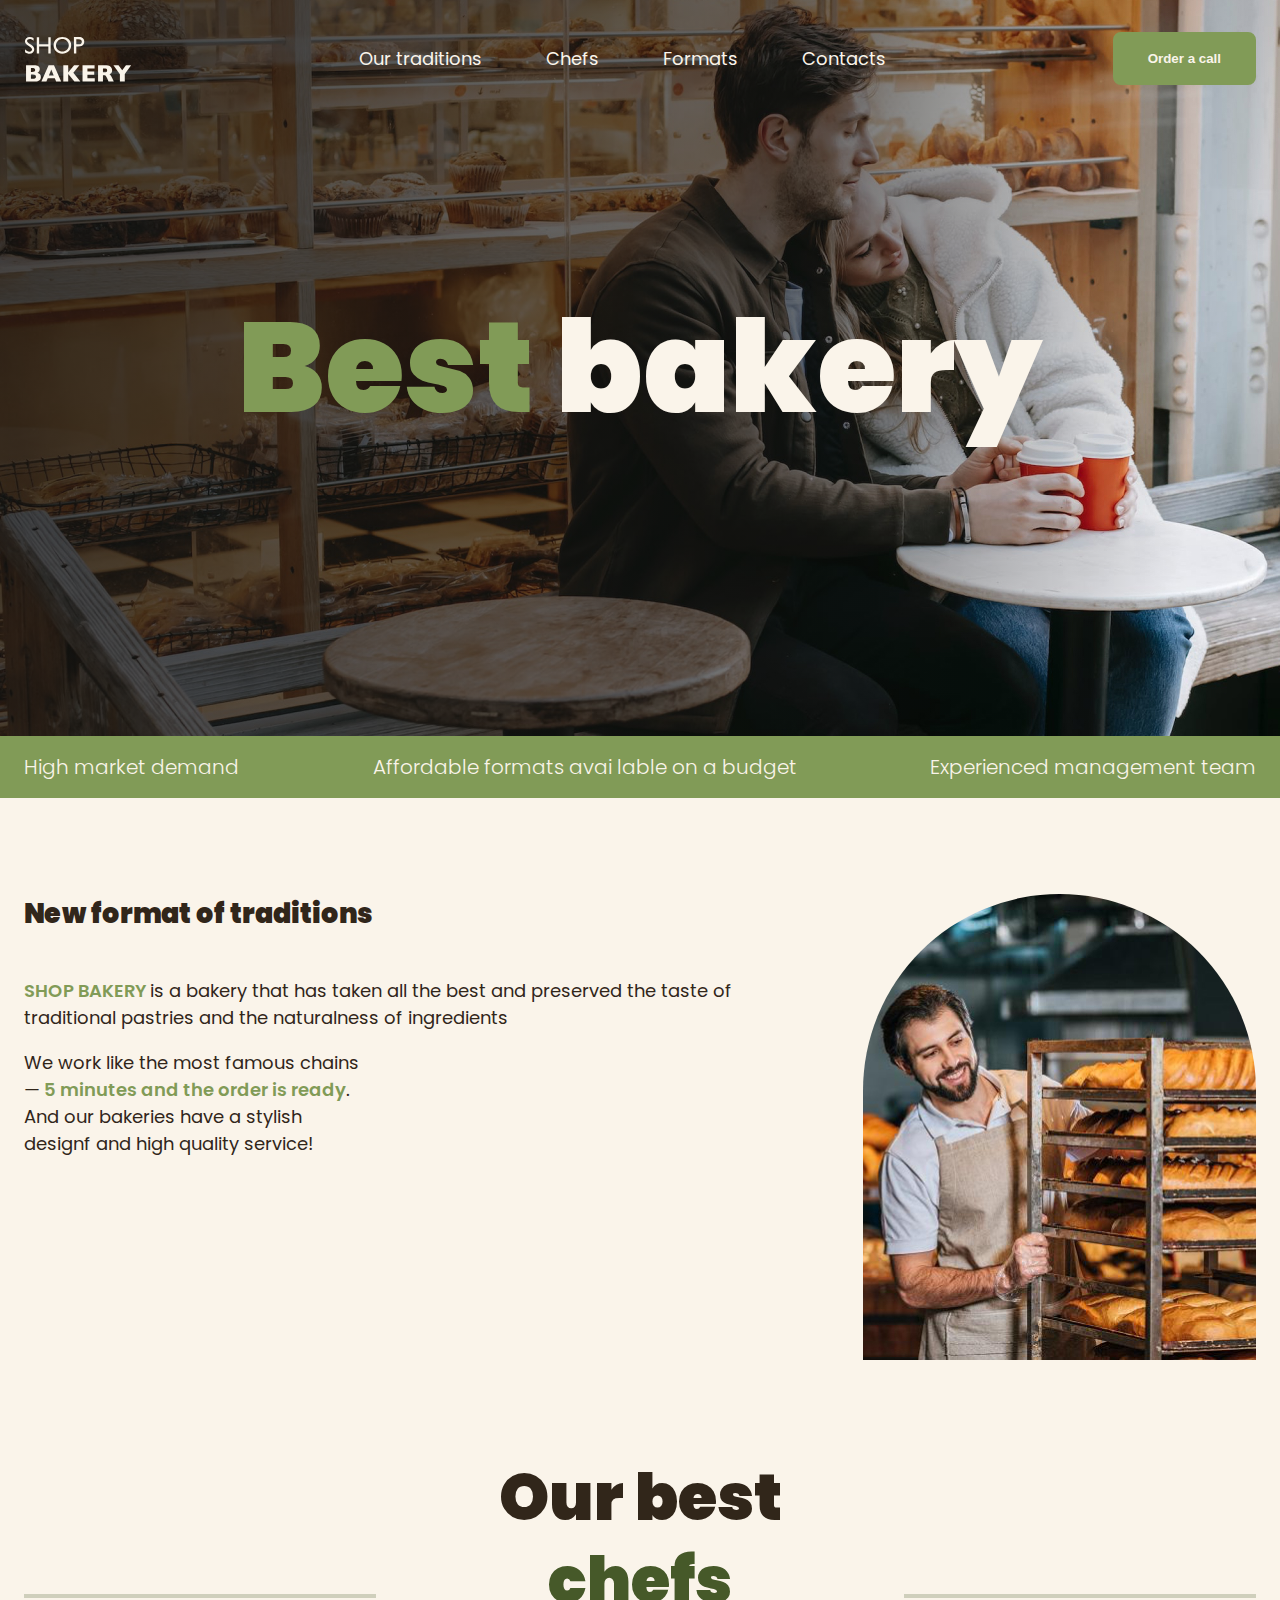
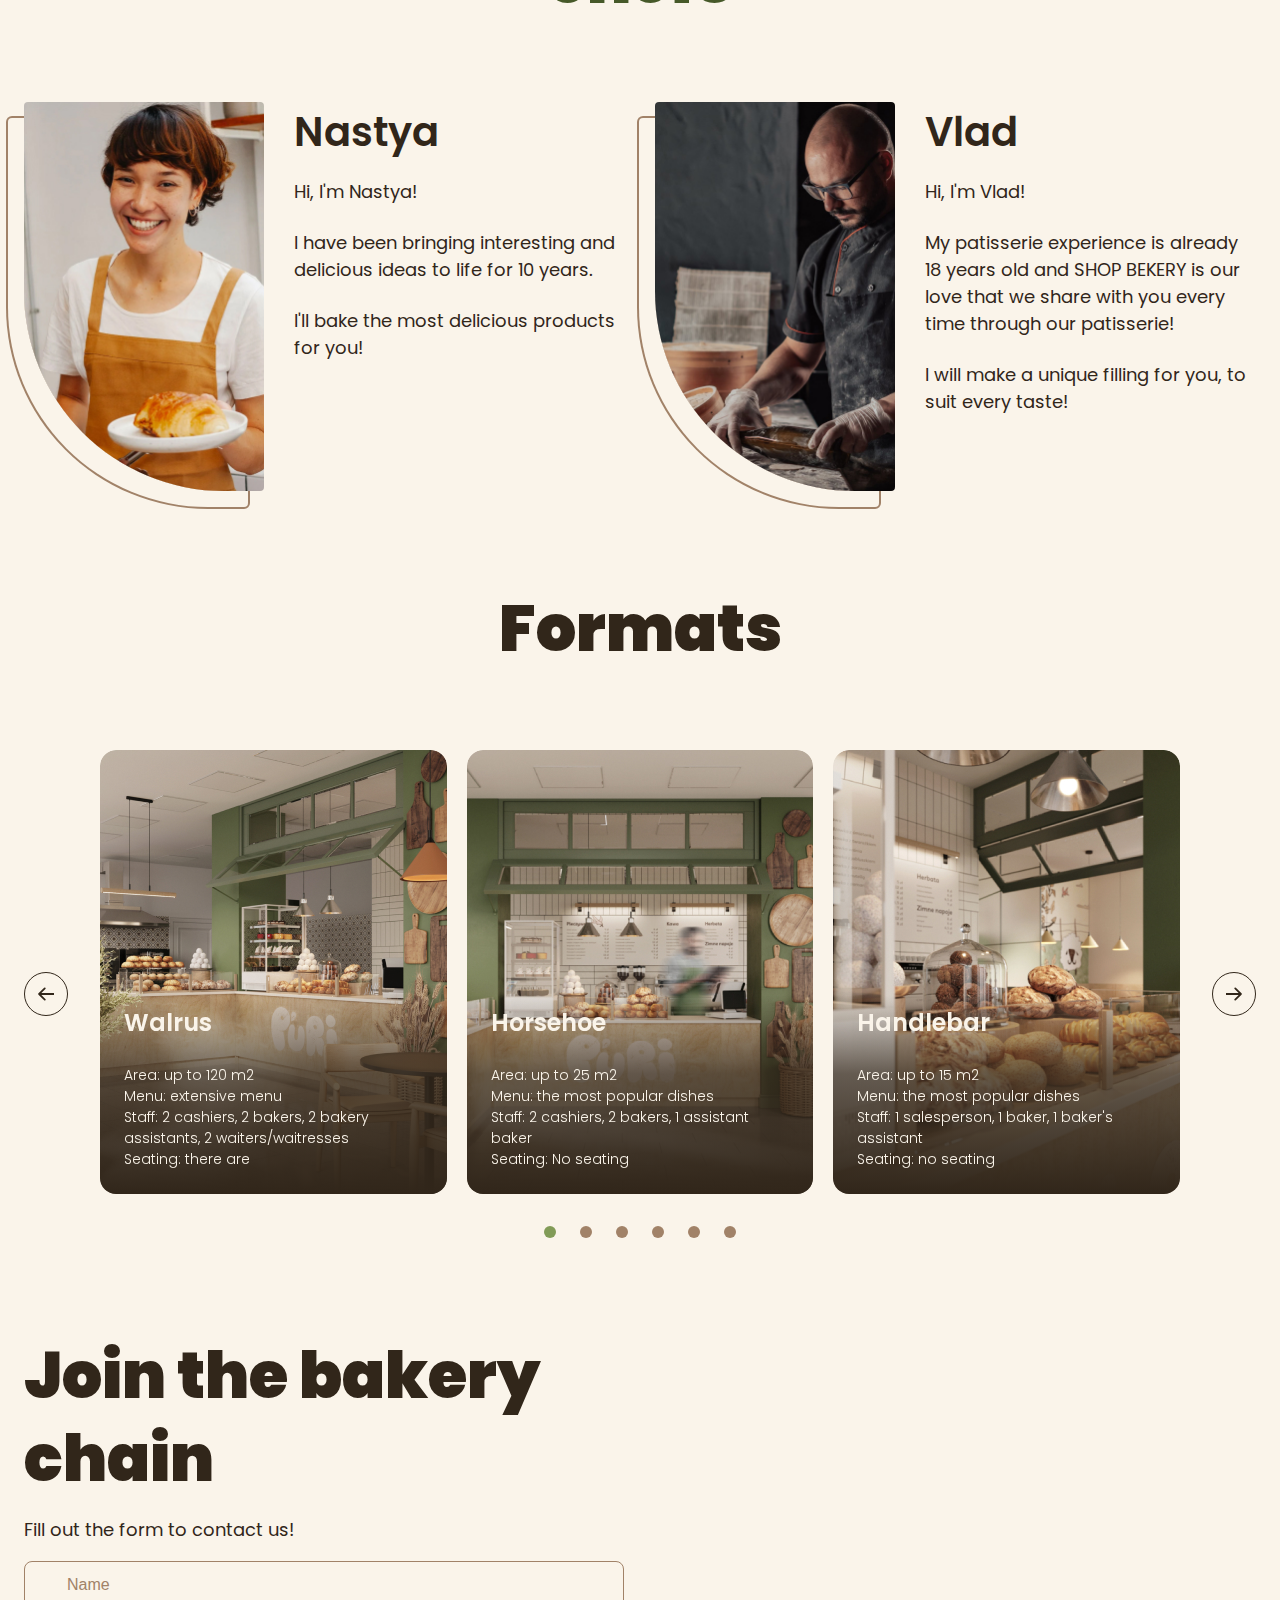
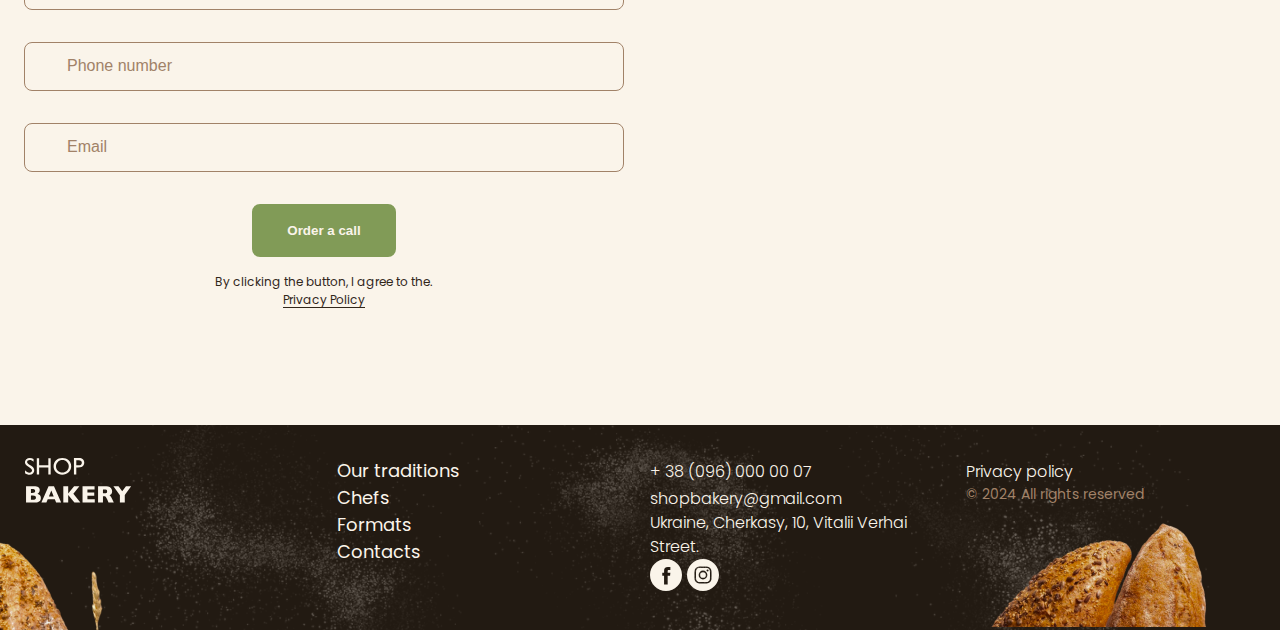
<file: index.html>
<!DOCTYPE html>
<html lang="en">
  <head>
    <meta charset="UTF-8" />
    <meta http-equiv="X-UA-Compatible" content="IE=edge" />
    <meta name="viewport" content="width=device-width, initial-scale=1.0" />
    <link rel="stylesheet" href="./css/main.min.css" />
    <link
      rel="stylesheet"
      href="https://cdn.jsdelivr.net/npm/swiper@11/swiper-bundle.min.css"
    />
    <title>Best bakery</title>
  </head>
  <body>
    <header class="header">
      <div class="container">
        <div class="header__container">
          <nav class="header__nav">
            <a href="/">
              <img src="./images/logo.svg" alt="Best bakery logo" />
            </a>
            <ul class="header__menu">
              <li>
                <a class="link" href="#traditions-section">Our traditions</a>
              </li>
              <li><a class="link" href="#chef-section">Chefs</a></li>
              <li>
                <a class="link" href="#formats-section">Formats</a>
              </li>
              <li>
                <a class="link" href="#contact-section">Contacts</a>
              </li>
            </ul>
          </nav>
          <button type="button" class="header__button button modal-btn-open">
            Order a call
          </button>
          <button class="header__burger menu-btn-open" type="button">
            <svg width="24" height="24">
              <use href="./images/icons.svg#icon-burger-menu"></use>
            </svg>
          </button>
          <div class="mobile-menu">
            <button class="mobile-menu__btn-close menu-btn-close" type="button">
              CLOSE
            </button>
          </div>
        </div>
      </div>
      <!-- Button order buy -->
    </header>
    <main>
      <section class="hero-section">
        <div class="container">
          <h1 class="hero-section__title">
            <span class="text-brand">Best</span> bakery
          </h1>
          <button
            type="button"
            class="hero-section__button button modal-btn-open"
          >
            Order a call
          </button>
        </div>
      </section>
      <section class="advanteges-section">
        <div class="container">
          <h2 class="visually-hidden">Our advantages</h2>
          <ul class="advanteges-section__list">
            <li class="advanteges-section__item">High market demand</li>
            <li class="advanteges-section__item">
              Affordable formats avai lable on a budget
            </li>
            <li class="advanteges-section__item">
              Experienced management team
            </li>
          </ul>
        </div>
      </section>
      <section class="traditions-section section" id="traditions-section">
        <div class="container">
          <div class="traditions-section__container">
            <div class="traditions-section__content">
              <h2 class="traditions-section__title section-title">
                New format of traditions
              </h2>
              <p>
                <span class="text-brand text-bold text-uppercase"
                  >Shop bakery
                </span>
                is a bakery that has taken all the best and preserved the taste
                of traditional pastries and the naturalness of ingredients
              </p>
              <p
                class="traditions-section__text traditions-section__text--limited"
              >
                We work like the most famous chains —
                <span class="text-brand text-bold"
                  >5 minutes and the order is ready</span
                >. And our bakeries have a stylish designf and high quality
                service!
              </p>
            </div>
            <img
              class="traditions-section__image"
              srcset="./images/baker-man.jpg 1x, ./images/baker-man@2x.jpg 2x"
              src="./images/baker-man.jpg"
              alt="A male baker looks at a loaf of bread "
            />
          </div>
        </div>
      </section>
      <section class="chefs-section section" id="chef-section">
        <div class="container">
          <h2
            class="chefs-section__title section__title section__title--centered"
          >
            Our best <br />
            <span class="text-brand-dark">chefs</span>
          </h2>
          <ul class="chefs-section__list">
            <li class="chefs-section__item">
              <article class="chef-card">
                <img
                  class="chef-card__image"
                  src="./images/nastya-chef.jpg"
                  alt="Nastya is a chef"
                />
                <div>
                  <h3 class="chef-card__title">Nastya</h3>
                  <p class="chef-card__text">Hi, I'm Nastya!</p>
                  <p class="chef-card__text">
                    I have been bringing interesting and delicious ideas to life
                    for 10 years.
                  </p>
                  <p class="chef-card__text">
                    I'll bake the most delicious products for you!
                  </p>
                </div>
              </article>
            </li>
            <li class="chefs-section__item">
              <article class="chef-card">
                <img
                  class="chef-card__image"
                  src="./images/vlad-chef.jpg"
                  alt="Vlad is a chef"
                />
                <div>
                  <h3 class="chef-card__title">Vlad</h3>
                  <p class="chef-card__text">Hi, I'm Vlad!</p>
                  <p class="chef-card__text">
                    My patisserie experience is already 18 years old and SHOP
                    BEKERY is our love that we share with you every time through
                    our patisserie!
                  </p>
                  <p class="chef-card__text">
                    I will make a unique filling for you, to suit every taste!
                  </p>
                </div>
              </article>
            </li>
          </ul>
        </div>
      </section>
      <section class="formats-section section" id="formats-section">
        <div class="container">
          <h2
            class="formats-section__title section__title section__title--centered"
          >
            Formats
          </h2>
          <div class="formats-section__slider">
            <button
              class="formats-section__button carousel-button carousel-button--prev"
              type="button"
            >
              <svg width="16" height="16">
                <use href="./images/icons.svg#icon-arrow"></use>
              </svg>
            </button>
            <div class="formats-section__container swiper-container">
              <ul class="formats-section__list swiper-wrapper">
                <li class="swiper-slide">
                  <article class="format-card">
                    <img
                      class="format-card__image"
                      src="./images/walrus-format.jpg"
                      alt="walrus format"
                    />
                    <h3 class="format-card__title">Walrus</h3>
                    <div class="format-card__text">
                      <p>Area: up to 120 m2</p>
                      <p>Menu: extensive menu</p>
                      <p>
                        Staff: 2 cashiers, 2 bakers, 2 bakery assistants, 2
                        waiters/waitresses
                      </p>
                      <p>Seating: there are</p>
                    </div>
                  </article>
                </li>
                <li class="swiper-slide">
                  <article class="format-card">
                    <img
                      class="format-card__image"
                      src="./images/horseshoe-format.jpg"
                      alt="horseshoe format"
                    />
                    <h3 class="format-card__title">Horsehoe</h3>
                    <div class="format-card__text">
                      <p>Area: up to 25 m2</p>
                      <p>Menu: the most popular dishes</p>
                      <p>Staff: 2 cashiers, 2 bakers, 1 assistant baker</p>
                      <p>Seating: No seating</p>
                    </div>
                  </article>
                </li>
                <li class="swiper-slide">
                  <article class="format-card">
                    <img
                      class="format-card__image"
                      src="./images/handlebar-format.jpg"
                      alt="handlebar format"
                    />
                    <h3 class="format-card__title">Handlebar</h3>
                    <div class="format-card__text">
                      <p>Area: up to 15 m2</p>
                      <p>Menu: the most popular dishes</p>
                      <p>Staff: 1 salesperson, 1 baker, 1 baker's assistant</p>
                      <p>Seating: no seating</p>
                    </div>
                  </article>
                </li>
                <li class="swiper-slide">
                  <article class="format-card">
                    <img
                      class="format-card__image"
                      src="./images/walrus-format.jpg"
                      alt="walrus format"
                    />
                    <h3 class="format-card__title">Walrus</h3>
                    <div class="format-card__text">
                      <p>Area: up to 120 m2</p>
                      <p>Menu: extensive menu</p>
                      <p>
                        Staff: 2 cashiers, 2 bakers, 2 bakery assistants, 2
                        waiters/waitresses
                      </p>
                      <p>Seating: there are</p>
                    </div>
                  </article>
                </li>
                <li class="swiper-slide">
                  <article class="format-card">
                    <img
                      class="format-card__image"
                      src="./images/horseshoe-format.jpg"
                      alt="horseshoe format"
                    />
                    <h3 class="format-card__title">Horsehoe</h3>
                    <div class="format-card__text">
                      <p>Area: up to 25 m2</p>
                      <p>Menu: the most popular dishes</p>
                      <p>Staff: 2 cashiers, 2 bakers, 1 assistant baker</p>
                      <p>Seating: No seating</p>
                    </div>
                  </article>
                </li>
                <li class="swiper-slide">
                  <article class="format-card">
                    <img
                      class="format-card__image"
                      src="./images/handlebar-format.jpg"
                      alt="handlebar format"
                    />
                    <h3 class="format-card__title">Handlebar</h3>
                    <div class="format-card__text">
                      <p>Area: up to 15 m2</p>
                      <p>Menu: the most popular dishes</p>
                      <p>Staff: 1 salesperson, 1 baker, 1 baker's assistant</p>
                      <p>Seating: no seating</p>
                    </div>
                  </article>
                </li>
              </ul>
              <div class="pagination">
                <span class="pagination__button"></span>
                <span class="pagination__button"></span>
                <span class="pagination__button"></span>
                <span class="pagination__button"></span>
              </div>
            </div>
            <button
              class="formats-section__button carousel-button carousel-button--next"
              type="button"
            >
              <svg width="16" height="16">
                <use href="./images/icons.svg#icon-arrow"></use>
              </svg>
            </button>
          </div>
        </div>
      </section>
      <section class="contact-section section" id="contact-section">
        <div class="container">
          <div class="contact-section__container">
            <div class="contact-section__form">
              <h2 class="contact-section__title section__title">
                Join the bakery chain
              </h2>
              <p>Fill out the form to contact us!</p>
              <form name="contact-form" autocomplete="off">
                <div class="contact-section__form-field input">
                  <label class="input__label visually-hidden" for="user-name">
                    Name
                  </label>
                  <input
                    class="input__control"
                    type="text"
                    id="user-name"
                    name="user-name"
                    placeholder="Name"
                  />
                </div>
                <div class="contact-section__form-field input">
                  <label class="input__label visually-hidden" for="user-tel">
                    Phone number
                  </label>
                  <input
                    class="input__control"
                    type="tel"
                    id="user-tel"
                    name="user-tel"
                    placeholder="Phone number"
                  />
                </div>
                <div class="contact-section__form-field input">
                  <label class="input__label visually-hidden" for="user-email">
                    Email
                  </label>
                  <input
                    class="input__control"
                    type="email"
                    id="user-email"
                    name="user-email"
                    placeholder="Email"
                  />
                </div>
                <button class="contact-section__button button" type="submit">
                  Order a call
                </button>
                <p class="form-terms">
                  By clicking the button, I agree to the.
                  <a class="form-terms__link" href="#">Privacy Policy</a>
                </p>
              </form>
            </div>
            <iframe
              class="contact-section__map"
              src="https://www.google.com/maps/embed?pb=!1m18!1m12!1m3!1d1297.4601078081112!2d32.01552189050782!3d49.42932237635441!2m3!1f0!2f0!3f0!3m2!1i1024!2i768!4f13.1!3m3!1m2!1s0x40d14c6cf9648869%3A0x3b1de997a62ae93d!2zQmFrZXJ5INC_0LXQutCw0YDQvdGPLdC60LDQsifRj9GA0L3Rjw!5e0!3m2!1sru!2sua!4v1722512538686!5m2!1sru!2sua"
              allowfullscreen=""
              loading="lazy"
              referrerpolicy="no-referrer-when-downgrade"
            ></iframe>
          </div>
        </div>
      </section>
    </main>
    <footer class="footer">
      <div class="container">
        <div class="footer__container">
          <nav class="footer__nav">
            <div class="footer__logo">
              <a href="#">
                <img src="./images/logo.svg" alt="Best bakery logo" />
              </a>
            </div>
            <ul class="footer__menu">
              <li>
                <a class="link" href="#traditions-section">Our traditions</a>
              </li>
              <li><a class="link" href="#chef-section">Chefs</a></li>
              <li><a class="link" href="#formats-section">Formats</a></li>
              <li><a class="link" href="#contact-section">Contacts</a></li>
            </ul>
          </nav>
          <address class="footer__address">
            <div class="footer__address-contacts">
              <ul class="footer__address_list">
                <li>
                  <a class="footer__address-link" href="tel:+380960000007"
                    >+ 38 (096) 000 00 07
                  </a>
                </li>
                <li>
                  <a
                    class="footer__address-link"
                    href="mailto:shopbakery@gmail.com"
                    >shopbakery@gmail.com
                  </a>
                </li>
                <li>
                  <a
                    class="footer__address-link"
                    href="https://maps.app.goo.gl/RsKXzcXCrXNJucqU8"
                    target="_blank"
                  >
                    Ukraine, Cherkasy, 10, Vitalii Verhai Street.
                  </a>
                </li>
              </ul>
              <div>
                <a href="#">
                  <svg class="footer__address-icon" width="32" height="32">
                    <use href="./images/icons.svg#icon-facebook"></use>
                  </svg>
                </a>
                <a href="#">
                  <svg class="footer__address-icon" width="32" height="32">
                    <use href="./images/icons.svg#icon-instagram"></use>
                  </svg>
                </a>
              </div>
            </div>
            <div class="footer__address-info">
              <a class="footer__address-link" href="" target="_blank"
                >Privacy policy</a
              >
              <p class="footer__address-copyright">
                &copy; 2024 All rights reserved
              </p>
            </div>
          </address>
        </div>
      </div>
    </footer>
    <div class="backdrop is-hidden">
      <div class="modal">
        <button class="modal__btn-close modal-btn-close" type="button">
          CLOSE
        </button>
        <h2>Order a call</h2>
        <p>Leave a request and our specialist will contact you!</p>
        <form name="modal-form" autocomplete="on">
          <div class="modal__form-field input">
            <label class="form-label visually-hidden" for="user-name">
              Name
            </label>
            <input
              class="input__control"
              type="text"
              id="user-name"
              name="user-name"
              minlength="2"
              maxlength="20"
              placeholder="Name"
              required
            />
          </div>
          <div class="modal__form-field input">
            <label class="form-label visually-hidden" for="user-tel">
              Phone number
            </label>
            <input
              class="input__control"
              type="tel"
              id="user-tel"
              name="user-tel"
              pattern="^\+[0-9]{12}"
              placeholder="Phone number"
              required
            />
          </div>
          <div class="modal__form-field input">
            <label class="form-label visually-hidden" for="user-email">
              Email
            </label>
            <input
              class="input__control"
              type="email"
              id="user-email"
              name="user-email"
              placeholder="Email"
              required
            />
          </div>
          <div class="modal__button-position">
            <button class="modal__button button" type="submit">
              Order a call
            </button>
          </div>
          <p class="form-terms">
            By clicking the button, I agree to the.
            <a class="form-terms__link" href="#">Privacy Policy</a>
          </p>
        </form>
      </div>
    </div>
    <script src="./js/modal.js"></script>
    <script src="./js/mobile-menu.js"></script>
    <script src="https://cdn.jsdelivr.net/npm/swiper@11/swiper-bundle.min.js"></script>
    <script src="./js/formats-slider.js"></script>
  </body>
</html>
</file>
<file: css/main.min.css>
@font-face{font-display:swap;font-family:"Poppins";font-weight:300;src:url("../fonts/poppins-v21-latin-300.woff2") format("woff2"),url("../fonts/poppins-v21-latin-300.ttf") format("truetype")}@font-face{font-display:swap;font-family:"Poppins";font-weight:400;src:url("../fonts/poppins-v21-latin-regular.woff2") format("woff2"),url("../fonts/poppins-v21-latin-regular.ttf") format("truetype")}@font-face{font-display:swap;font-family:"Poppins";font-weight:600;src:url("../fonts/poppins-v21-latin-600.woff2") format("woff2"),url("../fonts/poppins-v21-latin-600.ttf") format("truetype")}@font-face{font-display:swap;font-family:"Poppins";font-weight:900;src:url("../fonts/poppins-v21-latin-900.woff2") format("woff2"),url("../fonts/poppins-v21-latin-900.ttf") format("truetype")}:root{--color-primary-dark: #31261a;--color-primary-light: #faf4ea;--color-brand-normal: #819b57;--color-brand-dark: #465929;--color-brown-light: #a18268;--color-brand-light: #cfcfbc}.text-brand{color:var(--color-brand-normal)}.text-bold{font-weight:600}.text-uppercase{text-transform:uppercase}.text-brand-dark{color:var(--color-brand-dark)}*,*::after,*::before{-webkit-box-sizing:border-box;box-sizing:border-box}body{color:var(--color-primary-dark);font-family:Poppins,sans-serif;font-size:16px;font-weight:300;line-height:1.5;margin:0;background-color:var(--color-primary-light)}@media screen and (min-width: 768px){body{font-size:18px;font-weight:400}}h1,h2,h3,h4,h5,h6,p{margin-top:0}address{font-style:normal}ul{margin:0;padding:0;list-style-type:none}a{display:inline-block}img{display:block;max-width:100%;height:auto;-o-object-fit:cover;object-fit:cover}.visually-hidden{position:absolute;left:-10000px;top:auto;width:1px;height:1px;overflow:hidden}.chef-card{display:-webkit-box;display:-ms-flexbox;display:flex;-webkit-box-align:start;-ms-flex-align:start;align-items:flex-start;gap:16px}@media screen and (min-width: 1280px){.chef-card{gap:30px}}.chef-card__image{width:140px;border-radius:4px 4px 4px 200px;-webkit-box-shadow:-16px 16px 0 0 var(--color-primary-light),-16px 16px 0 2px var(--color-brown-light);box-shadow:-16px 16px 0 0 var(--color-primary-light),-16px 16px 0 2px var(--color-brown-light)}@media screen and (min-width: 1280px){.chef-card__image{width:240px}}.chef-card__title{font-weight:600;font-size:40px;margin-bottom:16px}.chef-card__text{margin-bottom:24px}.chef-card__text:last-child{margin-bottom:0}.section{padding:20px 0}@media screen and (min-width: 768px){.section{padding:48px 0}}.section__title{font-size:32px;font-weight:900;line-height:1.5}.section__title--centered{text-align:center}@media screen and (min-width: 768px){.section__title{font-size:64px;line-height:1.3}}.header{padding-top:16px;position:absolute;top:0;left:0;width:100%}@media screen and (min-width: 1280px){.header{padding-top:32px}}.header__container{display:-webkit-box;display:-ms-flexbox;display:flex;-webkit-box-align:center;-ms-flex-align:center;align-items:center;gap:40px}.header__nav{display:-webkit-box;display:-ms-flexbox;display:flex;-webkit-box-flex:1;-ms-flex-positive:1;flex-grow:1;-webkit-box-align:center;-ms-flex-align:center;align-items:center;gap:40px}.header__menu{display:none}@media screen and (min-width: 1280px){.header__menu{display:-webkit-box;display:-ms-flexbox;display:flex;-webkit-box-orient:horizontal;-webkit-box-direction:normal;-ms-flex-direction:row;flex-direction:row;gap:64px;-webkit-box-flex:1;-ms-flex-positive:1;flex-grow:1;-webkit-box-pack:center;-ms-flex-pack:center;justify-content:center}}.header__button{display:none}@media screen and (min-width: 1280px){.header__button{display:block}}.header__burger{background-color:rgba(0,0,0,0);border:none;fill:var(--color-primary-light);width:24px;height:24px;padding:0}@media screen and (min-width: 1280px){.header__burger{display:none}}.button{padding:16px 32px;border-radius:8px;font-weight:600;border:3px solid var(--color-brand-normal);background-color:var(--color-brand-normal);color:var(--color-primary-light);cursor:pointer}.button:hover{background-color:var(--color-primary-light);color:var(--color-brand-dark)}.link{text-decoration:none;color:var(--color-primary-light);-webkit-transition:color .3s;transition:color .3s}.link:hover{color:var(--color-brand-normal)}.hero-section{padding:124px 0;background-image:linear-gradient(102.76deg, rgba(18, 18, 17, 0.78) 2.03%, rgba(18, 18, 17, 0.6) 58.46%, rgba(18, 18, 17, 0) 90.36%),url("../images/hero-section-background.jpg");background-repeat:no-repeat;background-position:center top;background-size:cover}@media screen and (min-width: 768px){.hero-section{padding:272px 0}}@media screen and (min-device-pixel-ratio: 2),(-webkit-min-device-pixel-ratio: 2),(min-resolution: 192dpi),(min-resolution: 2dppx){.hero-section{background-image:linear-gradient(102.76deg, rgba(18, 18, 17, 0.78) 2.03%, rgba(18, 18, 17, 0.6) 58.46%, rgba(18, 18, 17, 0) 90.36%),url("../images/hero-section-background@2x.jpg")}}.hero-section__title{margin-bottom:48px;color:var(--color-primary-light);font-weight:900;text-align:center;line-height:1;font-size:67px}@media screen and (min-width: 768px){.hero-section__title{margin-bottom:0;font-size:128px;line-height:1.5}}.hero-section__button{margin:0 auto;display:block}@media screen and (min-width: 1280px){.hero-section__button{display:none}}.advanteges-section{padding:16px 0}.advanteges-section__list{display:-webkit-box;display:-ms-flexbox;display:flex;-webkit-box-orient:vertical;-webkit-box-direction:normal;-ms-flex-direction:column;flex-direction:column;gap:16px;background-color:var(--color-brand-light);border-radius:24px;padding:24px 40px}@media screen and (min-width: 768px){.advanteges-section__list{-webkit-box-orient:horizontal;-webkit-box-direction:normal;-ms-flex-direction:row;flex-direction:row;gap:40px;-webkit-box-pack:justify;-ms-flex-pack:justify;justify-content:space-between;background-color:rgba(0,0,0,0);border-radius:0;padding:0}}.advanteges-section__item{font-size:14px}@media screen and (min-width: 768px){.advanteges-section__item{font-weight:300;font-size:20px;color:var(--color-primary-light)}}@media screen and (min-width: 768px){.advanteges-section{background-color:var(--color-brand-normal)}}.traditions-section{padding-top:0}.traditions-section__container{display:-webkit-box;display:-ms-flexbox;display:flex;-webkit-box-pack:justify;-ms-flex-pack:justify;justify-content:space-between;gap:40px;padding-top:40px}@media screen and (min-width: 768px){.traditions-section__container{padding-top:96px}}.traditions-section__content{max-width:710px}.traditions-section__title{margin-bottom:42px}.traditions-section__text--limited{max-width:340px}.traditions-section__image{display:none}@media screen and (min-width: 768px){.traditions-section__image{display:block;border-radius:400px 400px 0 0}}.chefs-section__title{margin:0 auto 24px;position:relative}@media screen and (min-width: 1280px){.chefs-section__title{margin-bottom:80px}}.chefs-section__title::before,.chefs-section__title::after{display:none;content:"";width:352px;border:2px solid var(--color-brand-light);position:absolute;bottom:24px}@media screen and (min-width: 1280px){.chefs-section__title::before,.chefs-section__title::after{display:block}}.chefs-section__title::before{left:0}.chefs-section__title::after{right:0}.chefs-section__list{display:-webkit-box;display:-ms-flexbox;display:flex;-webkit-box-orient:vertical;-webkit-box-direction:normal;-ms-flex-direction:column;flex-direction:column;gap:20px;-ms-flex-wrap:wrap;flex-wrap:wrap}@media screen and (min-width: 768px){.chefs-section__list{gap:40px 30px;-webkit-box-orient:horizontal;-webkit-box-direction:normal;-ms-flex-direction:row;flex-direction:row}}@media screen and (min-width: 768px){.chefs-section__item{-ms-flex-preferred-size:calc((100% - 30px)/2);flex-basis:calc((100% - 30px)/2)}}.formats-section__title{margin-bottom:80px}.formats-section__slider{display:-webkit-box;display:-ms-flexbox;display:flex;-webkit-box-align:center;-ms-flex-align:center;align-items:center;gap:32px}.formats-section__container{overflow:hidden}.formats-section__list{margin-bottom:32px}.formats-section__button{display:none}@media screen and (min-width: 768px){.formats-section__button{display:-webkit-box;display:-ms-flexbox;display:flex}}.format-card{display:-webkit-box;display:-ms-flexbox;display:flex;-webkit-box-orient:vertical;-webkit-box-direction:normal;-ms-flex-direction:column;flex-direction:column;-webkit-box-pack:end;-ms-flex-pack:end;justify-content:flex-end;position:relative;height:444px;border-radius:16px;padding:24px;background-image:-webkit-gradient(linear, left top, left bottom, color-stop(55.21%, rgba(49, 38, 26, 0)), color-stop(72.92%, rgba(49, 38, 26, 0.71)), to(var(--color-primary-dark)));background-image:linear-gradient(180deg, rgba(49, 38, 26, 0) 55.21%, rgba(49, 38, 26, 0.71) 72.92%, var(--color-primary-dark) 100%);overflow:hidden}.format-card__image{position:absolute;top:0;left:0;width:100%;height:100%;z-index:-1;border-radius:16px}.format-card__title{color:var(--color-primary-light);font-weight:600;font-size:24px}.format-card__text{color:var(--color-primary-light);font-weight:300;font-size:14px}.format-card__text p{width:100%;margin-bottom:0}.carousel-button{display:-webkit-box;display:-ms-flexbox;display:flex;-webkit-box-align:center;-ms-flex-align:center;align-items:center;-webkit-box-pack:center;-ms-flex-pack:center;justify-content:center;width:44px;height:44px;padding:0;fill:var(--color-primary-dark);border-radius:50%;background-color:rgba(0,0,0,0);border:1px solid var(--color-primary-dark);cursor:pointer;-ms-flex-negative:0;flex-shrink:0}.carousel-button--next{-webkit-transform:rotate(180deg);transform:rotate(180deg)}.carousel-button:hover{background-color:var(--color-primary-dark);fill:var(--color-primary-light)}.contact-section{padding-bottom:0}@media screen and (min-width: 768px){.contact-section{padding-bottom:96px}}.contact-section__container{display:-webkit-box;display:-ms-flexbox;display:flex;gap:24px;-webkit-box-orient:vertical;-webkit-box-direction:normal;-ms-flex-direction:column;flex-direction:column}@media screen and (min-width: 768px){.contact-section__container{-webkit-box-orient:horizontal;-webkit-box-direction:normal;-ms-flex-direction:row;flex-direction:row;gap:32px}}.contact-section__title{margin-bottom:16px}.contact-section__map{margin:0 -24px;height:176px;-ms-flex-negative:0;flex-shrink:0;border:none;border-radius:16px}@media screen and (min-width: 768px){.contact-section__map{margin:auto;width:320px;height:595px}}@media screen and (min-width: 1280px){.contact-section__map{width:600px;height:595px}}.contact-section__form-field{margin-bottom:32px}.contact-section__button{display:block;margin:0 auto 16px}.footer{background-image:url("../images/footer-background.png");background-repeat:no-repeat;background-position:center;background-size:cover;background-color:var(--color-primary-dark);padding:32px 0;position:relative}.footer::after,.footer::before{background-repeat:no-repeat;position:absolute;content:"";bottom:0}.footer::before{width:180px;height:120px;left:0;background-image:url("../images/decor-bread-small.png")}.footer::after{width:380px;height:190px;right:0;background-image:url("../images/decor-bread-large.png")}.footer__container{display:-webkit-box;display:-ms-flexbox;display:flex;-webkit-box-orient:vertical;-webkit-box-direction:normal;-ms-flex-direction:column;flex-direction:column;gap:20px}@media screen and (min-width: 768px){.footer__container{-webkit-box-orient:horizontal;-webkit-box-direction:normal;-ms-flex-direction:row;flex-direction:row}}.footer__nav,.footer__address{display:-webkit-box;display:-ms-flexbox;display:flex;gap:20px;-webkit-box-orient:vertical;-webkit-box-direction:normal;-ms-flex-direction:column;flex-direction:column;text-align:center}@media screen and (min-width: 768px){.footer__nav,.footer__address{-webkit-box-orient:horizontal;-webkit-box-direction:normal;-ms-flex-direction:row;flex-direction:row;-ms-flex-preferred-size:50%;flex-basis:50%;text-align:left}}.footer__logo,.footer__menu{-ms-flex-preferred-size:50%;flex-basis:50%}.footer__address-list,.footer__address-info{-ms-flex-preferred-size:50%;flex-basis:50%}.footer__address-link{font-weight:300;font-size:16px;color:var(--color-primary-light);text-decoration:none}.footer__address-link:hover{color:var(--color-brand-normal)}.footer__address-icon{fill:var(--color-primary-light)}.footer__address-icon:hover{fill:var(--color-brand-normal)}.footer__address-copyright{font-size:14px;color:var(--color-brown-light);margin-bottom:0}.backdrop{position:fixed;top:0;left:0;right:0;bottom:0;display:-webkit-box;display:-ms-flexbox;display:flex;-webkit-box-align:center;-ms-flex-align:center;align-items:center;-webkit-box-pack:center;-ms-flex-pack:center;justify-content:center;background-color:rgba(0,0,0,.5);padding:20px;-webkit-transition:opacity .3s,visibility .3s;transition:opacity .3s,visibility .3s}.backdrop.is-hidden{opacity:0;visibility:hidden;pointer-events:none}.modal{padding:48px;position:relative;width:100%;max-width:880px;height:100%;max-height:880px;background-color:var(--color-primary-light);border-radius:32px;overflow:auto}@media screen and (min-width: 1280px){.modal{padding:128px}}.modal__btn-close{position:absolute;top:40px;right:40px}.modal__form-field{margin-bottom:32px}.modal__button{margin:0 auto}.modal__button-position{display:-webkit-box;display:-ms-flexbox;display:flex;-webkit-box-pack:center;-ms-flex-pack:center;justify-content:center}.input{position:relative}.input__label{position:absolute;left:42px;top:16px}.input__control{padding:16px 42px;width:100%;border:1px solid var(--color-brown-light);border-radius:8px;background-color:rgba(0,0,0,0)}.input__control:focus{border:1px solid var(--color-brand-normal);outline:none}.input__control::-webkit-input-placeholder{font-size:16px;line-height:1.17;color:var(--color-brown-light)}.input__control::-moz-placeholder{font-size:16px;line-height:1.17;color:var(--color-brown-light)}.input__control:-ms-input-placeholder{font-size:16px;line-height:1.17;color:var(--color-brown-light)}.input__control::-ms-input-placeholder{font-size:16px;line-height:1.17;color:var(--color-brown-light)}.input__control::placeholder{font-size:16px;line-height:1.17;color:var(--color-brown-light)}.input__control:focus::-webkit-input-placeholder{color:var(--color-primary-dark)}.input__control:focus::-moz-placeholder{color:var(--color-primary-dark)}.input__control:focus:-ms-input-placeholder{color:var(--color-primary-dark)}.input__control:focus::-ms-input-placeholder{color:var(--color-primary-dark)}.input__control:focus::placeholder{color:var(--color-primary-dark)}.form-terms{margin:0 auto;max-width:220px;font-weight:500;font-size:12px;line-height:1.5;text-align:center}.form-terms__link{color:var(--color-primary-dark);text-underline-offset:3px}.container{width:100%;max-width:1288px;margin:0 auto;padding:0 24px}.mobile-menu{position:fixed;top:0;bottom:0;right:0;left:0;background-color:var(--color-primary-light);-webkit-transform:translateX(100%);transform:translateX(100%);-webkit-transition:-webkit-transform .5s;transition:-webkit-transform .5s;transition:transform .5s;transition:transform .5s, -webkit-transform .5s}.mobile-menu.is-open{-webkit-transform:translateX(0);transform:translateX(0)}.mobile-menu__btn-close{position:absolute;top:16px;right:24px;padding:0px 0px;border-radius:8px;font-weight:600;border:3px solid var(--color-brand-normal);background-color:var(--color-brand-normal);color:var(--color-primary-light);cursor:pointer}.pagination{display:-webkit-box;display:-ms-flexbox;display:flex;-webkit-box-pack:center;-ms-flex-pack:center;justify-content:center;gap:24px}.pagination__button{background-color:var(--color-brown-light);width:12px;height:12px;border-radius:50%}.pagination__button--active{background-color:var(--color-brand-normal)}/*# sourceMappingURL=main.min.css.map */
</file>
